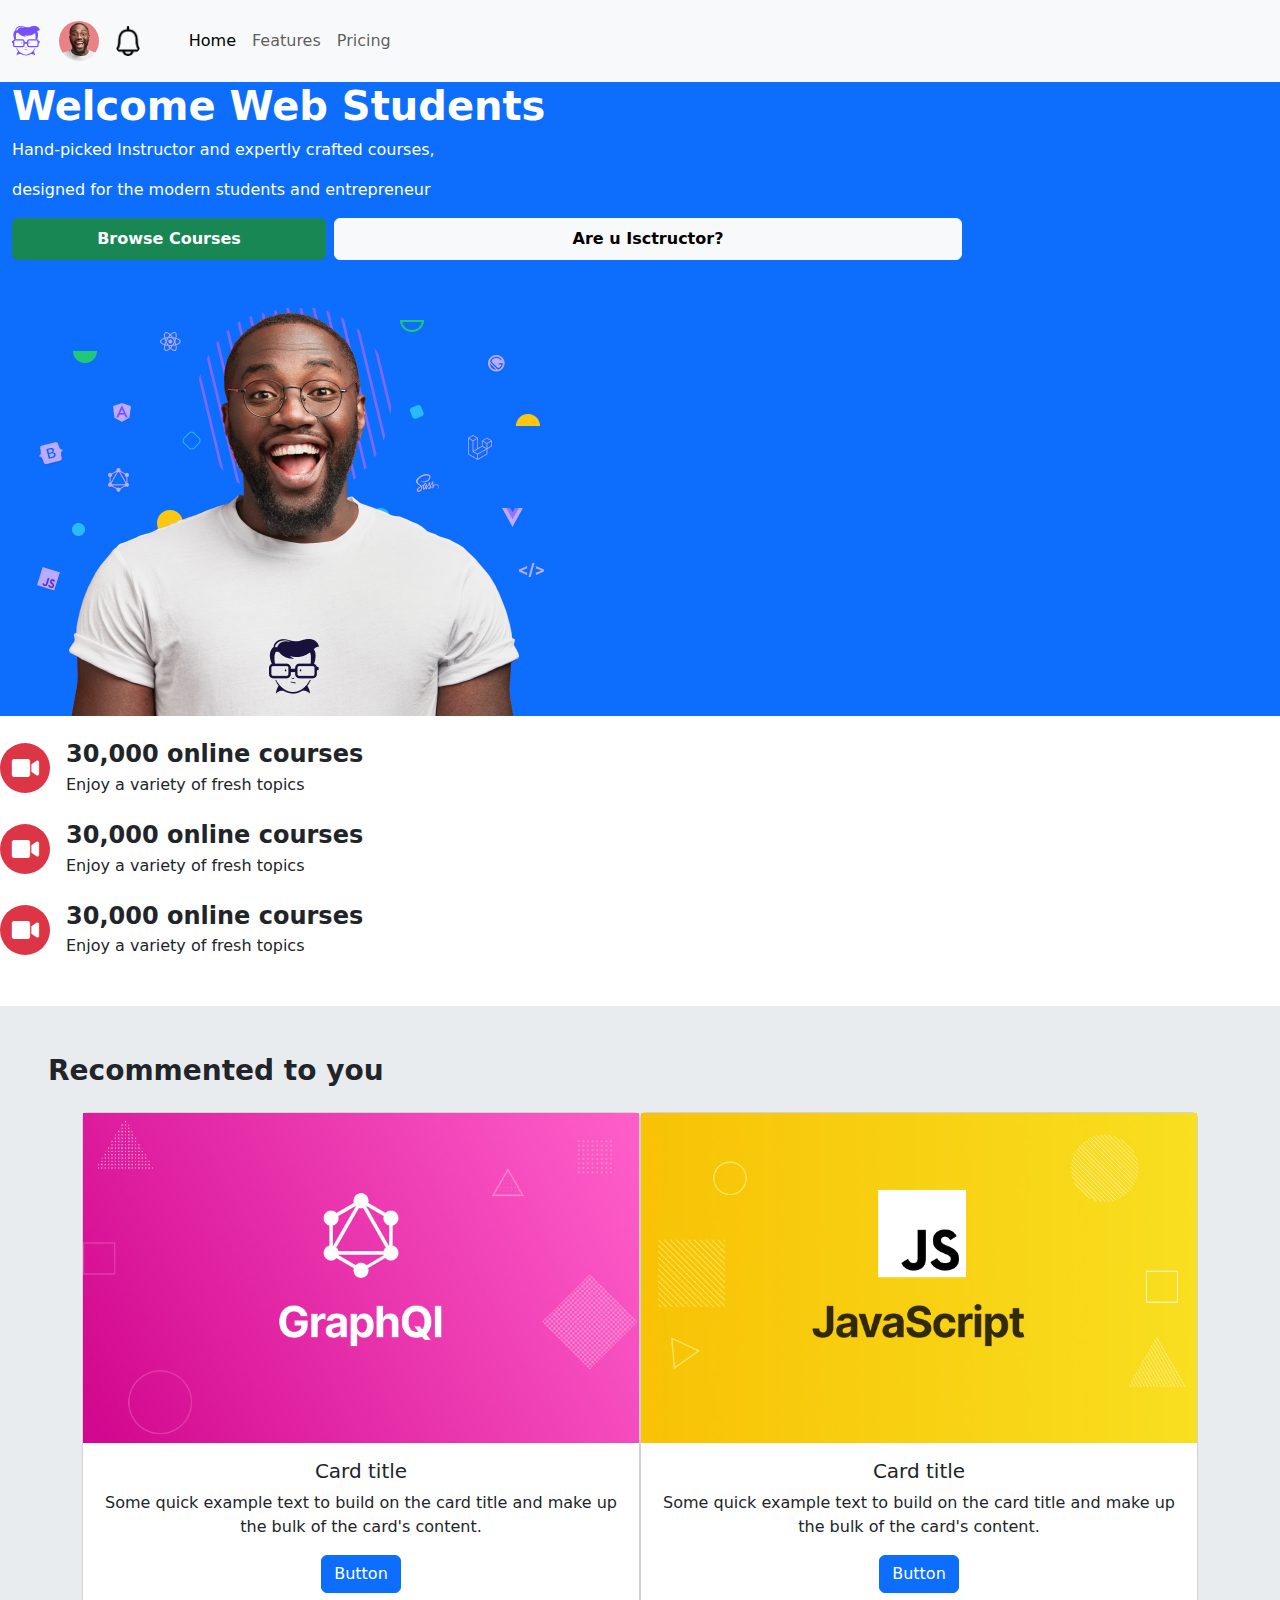
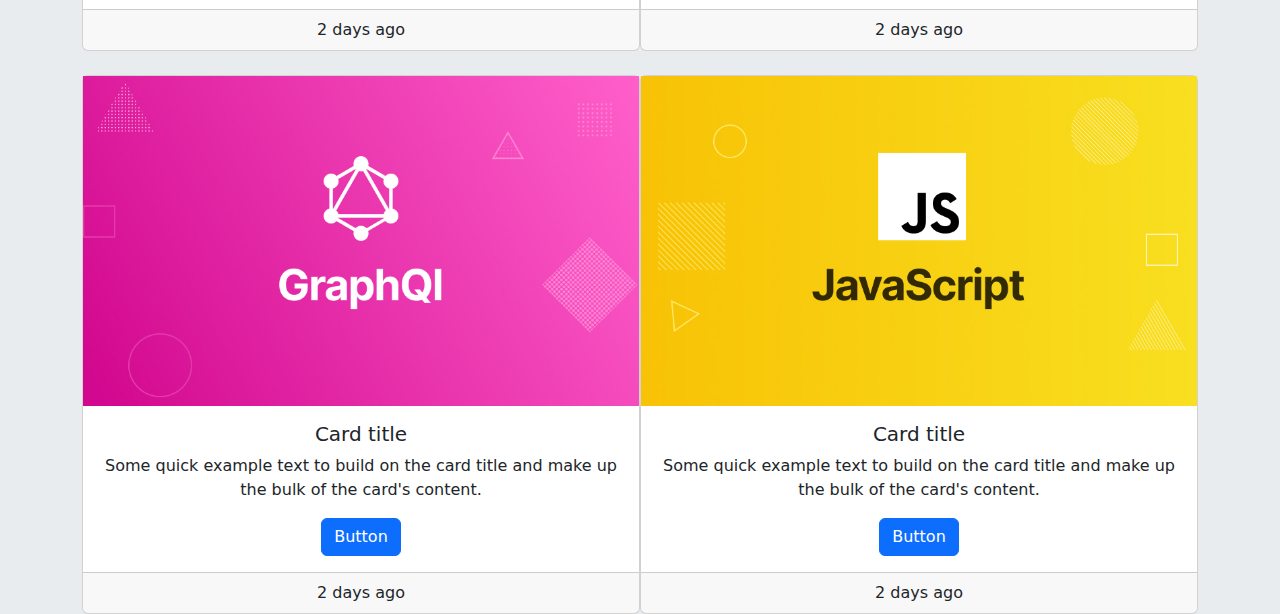
<file: index.html>
<!DOCTYPE html>
<html lang="en">
  <head>
    <meta charset="UTF-8" />
    <meta name="viewport" content="width=device-width, initial-scale=1.0" />
    <link
      href="https://cdn.jsdelivr.net/npm/bootstrap@5.3.3/dist/css/bootstrap.min.css"
      rel="stylesheet"
      integrity="sha384-QWTKZyjpPEjISv5WaRU9OFeRpok6YctnYmDr5pNlyT2bRjXh0JMhjY6hW+ALEwIH"
      crossorigin="anonymous"
    />
    <link
      rel="stylesheet"
      href="https://cdnjs.cloudflare.com/ajax/libs/font-awesome/6.0.0/css/all.min.css"
    />

    <title>Mockup W6-L4</title>
  </head>
  <body>
    <header>
      <nav class="navbar navbar-expand-lg bg-body-tertiary p-0">
        <div class="container-fluid">
          <a><img height="30" src="assets/assets/logo.svg" alt="Logo" /></a>
          <div class="ms-auto p-3 d-flex align-items-center">
            <a class="navbar-brand ms-auto" href="#">
              <img
                height="40"
                class="rounded-5"
                src="assets/assets/avatar-1.jpg"
                alt="Avatar"
              />
            </a>
            <div class="position-relative">
              <img
                height="30"
                src="bell.png"
                class="me-4 rounded-5 ms-auto"
                alt="Bell Icon"
              />
            </div>
          </div>
          <button
            class="navbar-toggler"
            type="button"
            data-bs-toggle="collapse"
            data-bs-target="#navbarNavAltMarkup"
            aria-controls="navbarNavAltMarkup"
            aria-expanded="false"
            aria-label="Toggle navigation"
          >
            <span class="navbar-toggler-icon"></span>
          </button>
          <div class="collapse navbar-collapse" id="navbarNavAltMarkup">
            <div class="navbar-nav">
              <a class="nav-link active" aria-current="page" href="#">Home</a>
              <a class="nav-link" href="#">Features</a>
              <a class="nav-link" href="#">Pricing</a>
            </div>
          </div>
        </div>
      </nav>

      <div
        id="topmain"
        class="container-fluid w-100 bg-primary text-start text-white py-0 mb-0"
      >
        <h1 class="fw-bold w-100">Welcome Web Students</h1>
        <p>Hand-picked Instructor and expertly crafted courses,</p>
        <p>designed for the modern students and entrepreneur</p>
        <div id="buttons" class="d-flex mb-5">
          <button class="btn btn-success me-2 w-25 p-2 px-1 fw-bold">
            Browse Courses
            <button class="btn btn-light me-2 w-50 p-2 px-1 fw-bold">
              Are u Isctructor?
            </button>
          </button>
        </div>
        <img
          src="assets/assets/hero-img.png"
          alt="Hero Image"
          class="w-50vh mb-auto"
        />
      </div>
    </header>
    <main>
      <section class="d-flex flex-column gap-4 bg-body-white pb-5 pt-4">
        <div class="d-flex align-items-center gap-3">
          <i
            class="fa-solid fa-video bg-danger text-white rounded-circle d-flex justify-content-center align-items-center"
            style="width: 50px; height: 50px; font-size: 24px"
          ></i>
          <div>
            <h4 class="mb-1 fw-bold">30,000 online courses</h4>
            <p class="mb-0">Enjoy a variety of fresh topics</p>
          </div>
        </div>
        <div class="d-flex align-items-center gap-3">
          <i
            class="fa-solid fa-video bg-danger text-white rounded-circle d-flex justify-content-center align-items-center"
            style="width: 50px; height: 50px; font-size: 24px"
          ></i>
          <div>
            <h4 class="mb-1 fw-bold">30,000 online courses</h4>
            <p class="mb-0">Enjoy a variety of fresh topics</p>
          </div>
        </div>
        <div class="d-flex align-items-center gap-3">
          <i
            class="fa-solid fa-video bg-danger text-white rounded-circle d-flex justify-content-center align-items-center"
            style="width: 50px; height: 50px; font-size: 24px"
          ></i>
          <div>
            <h4 class="mb-1 fw-bold">30,000 online courses</h4>
            <p class="mb-0">Enjoy a variety of fresh topics</p>
          </div>
        </div>
      </section>
      <section class="bg-body-secondary pt-5">
          <h3 class="ms-5 fw-bold"> Recommented to you </h3>
        <div class="container d-flex mt-4">
            <div class="card text-center " style="background-color:#ffffff;">
                <div class="bg-image hover-overlay ripple" data-mdb-ripple-color="light">
                  <img src="assets/assets/course-graphql.jpg" class="img-fluid" />
                  <a href="#!">
                    <div class="mask" style="background-color: rgba(251, 251, 251, 0.15)"></div>
                  </a>
                </div>
              
                <div class="card-body">
                  <h5 class="card-title">Card title</h5>
                  <p class="card-text">
                    Some quick example text to build on the card title and make up the bulk of the
                    card's content.
                  </p>
              
                  <button type="button" class="btn btn-primary">Button</button>
                </div>
                <div class="card-footer">2 days ago</div>
              </div>
              <div class="card text-center " style="background-color:#ffffff;">
                <div class="bg-image hover-overlay ripple" data-mdb-ripple-color="light">
                  <img src="assets/assets/course-javascript.jpg" class="img-fluid" />
                  <a href="#!">
                    <div class="mask" style="background-color: rgba(251, 251, 251, 0.15)"></div>
                  </a>
                </div>
              
                <div class="card-body">
                  <h5 class="card-title">Card title</h5>
                  <p class="card-text">
                    Some quick example text to build on the card title and make up the bulk of the
                    card's content.
                  </p>
              
                  <button type="button" class="btn btn-primary">Button</button>
                </div>
                <div class="card-footer">2 days ago</div>
              </div>
        </div>
        <div class="container d-flex mt-4">
            <div class="card text-center " style="background-color:#ffffff;">
                <div class="bg-image hover-overlay ripple" data-mdb-ripple-color="light">
                  <img src="assets/assets/course-graphql.jpg" class="img-fluid" />
                  <a href="#!">
                    <div class="mask" style="background-color: rgba(251, 251, 251, 0.15)"></div>
                  </a>
                </div>
              
                <div class="card-body">
                  <h5 class="card-title">Card title</h5>
                  <p class="card-text">
                    Some quick example text to build on the card title and make up the bulk of the
                    card's content.
                  </p>
              
                  <button type="button" class="btn btn-primary">Button</button>
                </div>
                <div class="card-footer">2 days ago</div>
              </div>
              <div class="card text-center " style="background-color:#ffffff;">
                <div class="bg-image hover-overlay ripple" data-mdb-ripple-color="light">
                  <img src="assets/assets/course-javascript.jpg" class="img-fluid" />
                  <a href="#!">
                    <div class="mask" style="background-color: rgba(251, 251, 251, 0.15)"></div>
                  </a>
                </div>
              
                <div class="card-body">
                  <h5 class="card-title">Card title</h5>
                  <p class="card-text">
                    Some quick example text to build on the card title and make up the bulk of the
                    card's content.
                  </p>
              
                  <button type="button" class="btn btn-primary">Button</button>
                </div>
                <div class="card-footer">2 days ago</div>
              </div>
        </div>
      </section>
    </main>
    <footer></footer>
    <script
      src="https://cdn.jsdelivr.net/npm/bootstrap@5.3.3/dist/js/bootstrap.bundle.min.js"
      integrity="sha384-YvpcrYf0tY3lHB60NNkmXc5s9fDVZLESaAA55NDzOxhy9GkcIdslK1eN7N6jIeHz"
      crossorigin="anonymous"
    ></script>
  </body>
</html>
</file>
